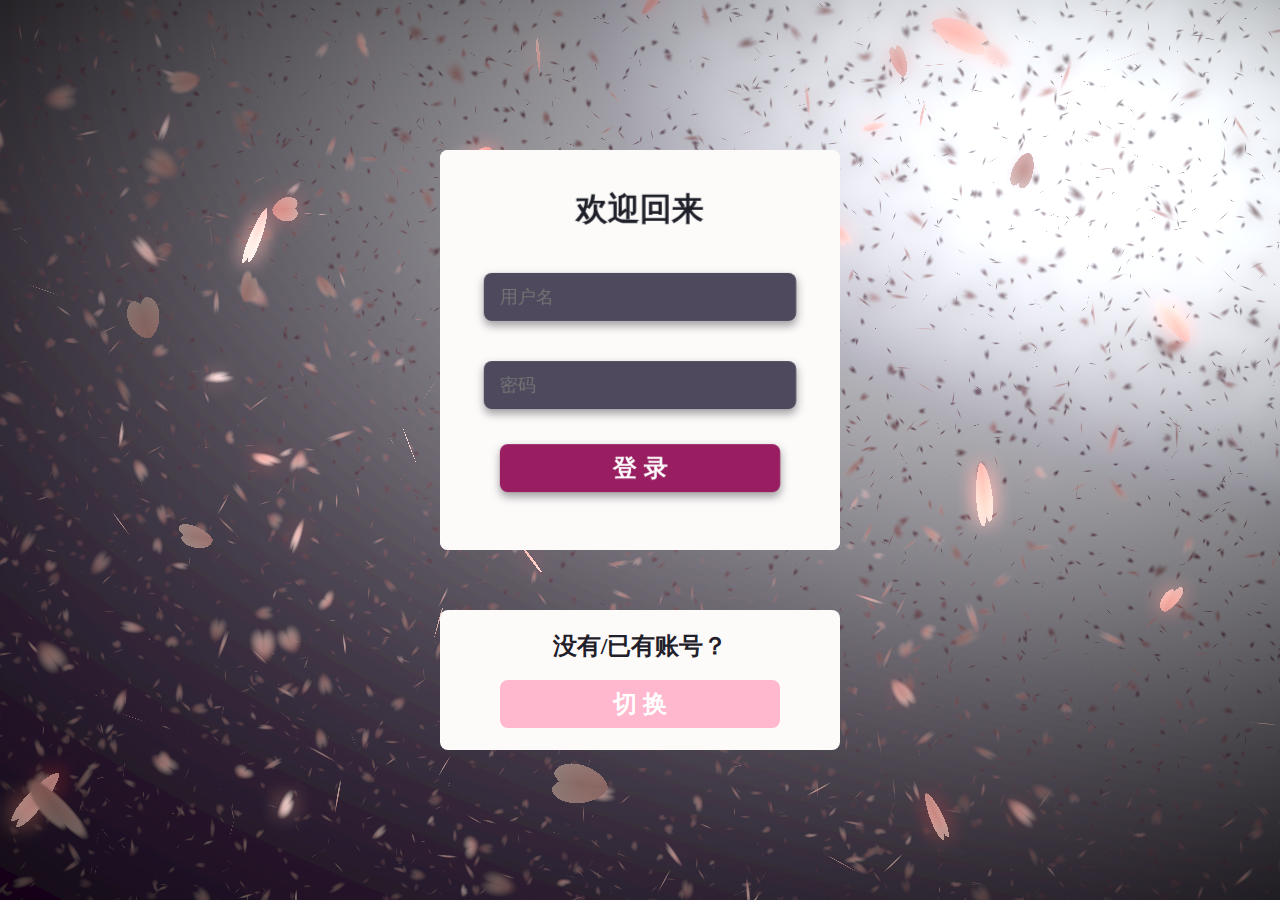
<file: login.html>
<!DOCTYPE html>
<html lang="en">
<head>
  <meta charset="UTF-8">
  <meta http-equiv="X-UA-Compatible" content="IE=edge">
  <meta name="viewport" content="width=device-width, initial-scale=1.0">
  <title>樱花3D翻转</title>
  <link rel="stylesheet" href="./css/login.css">
</head>
<body>

<div class="fixed">
  <div class="form-demo">
    <!-- 旋转开关 -->
    <div class="switch"><h2>没有/已有账号？</h2></div>
    <input type="checkbox" style="display: none;" id="change">
      <label for="change">切 换</label>
  
    <div class="turn">
      <div class="over">
        <form action="" class="login">
          <h1>欢迎回来</h1>
          <input type="text" placeholder="用户名">
          <input type="password" placeholder="密码">
          <input type="submit" class="btn" value="登 录">
        </form>
        <form action="" class="sign">
          <h1>加入我们</h1>
          <input type="text" placeholder="用户名">
          <input type="password" placeholder="密码">
          <input type="password" placeholder="确认密码">
          <input type="submit" class="btn" value="注 册">
        </form>
      </div>
    </div>
  </div>
</div>



  <canvas id="sakura"></canvas>

  <!-- sakura shader -->
  <script id="sakura_point_vsh" type="x-shader/x_vertex">
  uniform mat4 uProjection;
  uniform mat4 uModelview;
  uniform vec3 uResolution;
  uniform vec3 uOffset;
  uniform vec3 uDOF;  //x:focus distance, y:focus radius, z:max radius
  uniform vec3 uFade; //x:start distance, y:half distance, z:near fade start
  
  attribute vec3 aPosition;
  attribute vec3 aEuler;
  attribute vec2 aMisc; //x:size, y:fade
  
  varying vec3 pposition;
  varying float psize;
  varying float palpha;
  varying float pdist;
  
  //varying mat3 rotMat;
  varying vec3 normX;
  varying vec3 normY;
  varying vec3 normZ;
  varying vec3 normal;
  
  varying float diffuse;
  varying float specular;
  varying float rstop;
  varying float distancefade;
  
  void main(void) {
      // Projection is based on vertical angle
      vec4 pos = uModelview * vec4(aPosition + uOffset, 1.0);
      gl_Position = uProjection * pos;
      gl_PointSize = aMisc.x * uProjection[1][1] / -pos.z * uResolution.y * 0.5;
      
      pposition = pos.xyz;
      psize = aMisc.x;
      pdist = length(pos.xyz);
      palpha = smoothstep(0.0, 1.0, (pdist - 0.1) / uFade.z);
      
      vec3 elrsn = sin(aEuler);
      vec3 elrcs = cos(aEuler);
      mat3 rotx = mat3(
          1.0, 0.0, 0.0,
          0.0, elrcs.x, elrsn.x,
          0.0, -elrsn.x, elrcs.x
      );
      mat3 roty = mat3(
          elrcs.y, 0.0, -elrsn.y,
          0.0, 1.0, 0.0,
          elrsn.y, 0.0, elrcs.y
      );
      mat3 rotz = mat3(
          elrcs.z, elrsn.z, 0.0, 
          -elrsn.z, elrcs.z, 0.0,
          0.0, 0.0, 1.0
      );
      mat3 rotmat = rotx * roty * rotz;
      normal = rotmat[2];
      
      mat3 trrotm = mat3(
          rotmat[0][0], rotmat[1][0], rotmat[2][0],
          rotmat[0][1], rotmat[1][1], rotmat[2][1],
          rotmat[0][2], rotmat[1][2], rotmat[2][2]
      );
      normX = trrotm[0];
      normY = trrotm[1];
      normZ = trrotm[2];
      
      const vec3 lit = vec3(0.6917144638660746, 0.6917144638660746, -0.20751433915982237);
      
      float tmpdfs = dot(lit, normal);
      if(tmpdfs < 0.0) {
          normal = -normal;
          tmpdfs = dot(lit, normal);
      }
      diffuse = 0.4 + tmpdfs;
      
      vec3 eyev = normalize(-pos.xyz);
      if(dot(eyev, normal) > 0.0) {
          vec3 hv = normalize(eyev + lit);
          specular = pow(max(dot(hv, normal), 0.0), 20.0);
      }
      else {
          specular = 0.0;
      }
      
      rstop = clamp((abs(pdist - uDOF.x) - uDOF.y) / uDOF.z, 0.0, 1.0);
      rstop = pow(rstop, 0.5);
      //-0.69315 = ln(0.5)
      distancefade = min(1.0, exp((uFade.x - pdist) * 0.69315 / uFade.y));
  }
  </script>
  <script id="sakura_point_fsh" type="x-shader/x_fragment">
  #ifdef GL_ES
  //precision mediump float;
  precision highp float;
  #endif
  
  uniform vec3 uDOF;  //x:focus distance, y:focus radius, z:max radius
  uniform vec3 uFade; //x:start distance, y:half distance, z:near fade start
  
  const vec3 fadeCol = vec3(0.08, 0.03, 0.06);
  
  varying vec3 pposition;
  varying float psize;
  varying float palpha;
  varying float pdist;
  
  //varying mat3 rotMat;
  varying vec3 normX;
  varying vec3 normY;
  varying vec3 normZ;
  varying vec3 normal;
  
  varying float diffuse;
  varying float specular;
  varying float rstop;
  varying float distancefade;
  
  float ellipse(vec2 p, vec2 o, vec2 r) {
      vec2 lp = (p - o) / r;
      return length(lp) - 1.0;
  }
  
  void main(void) {
      vec3 p = vec3(gl_PointCoord - vec2(0.5, 0.5), 0.0) * 2.0;
      vec3 d = vec3(0.0, 0.0, -1.0);
      float nd = normZ.z; //dot(-normZ, d);
      if(abs(nd) < 0.0001) discard;
      
      float np = dot(normZ, p);
      vec3 tp = p + d * np / nd;
      vec2 coord = vec2(dot(normX, tp), dot(normY, tp));
      
      //angle = 15 degree
      const float flwrsn = 0.258819045102521;
      const float flwrcs = 0.965925826289068;
      mat2 flwrm = mat2(flwrcs, -flwrsn, flwrsn, flwrcs);
      vec2 flwrp = vec2(abs(coord.x), coord.y) * flwrm;
      
      float r;
      if(flwrp.x < 0.0) {
          r = ellipse(flwrp, vec2(0.065, 0.024) * 0.5, vec2(0.36, 0.96) * 0.5);
      }
      else {
          r = ellipse(flwrp, vec2(0.065, 0.024) * 0.5, vec2(0.58, 0.96) * 0.5);
      }
      
      if(r > rstop) discard;
      
      vec3 col = mix(vec3(1.0, 0.8, 0.75), vec3(1.0, 0.9, 0.87), r);
      float grady = mix(0.0, 1.0, pow(coord.y * 0.5 + 0.5, 0.35));
      col *= vec3(1.0, grady, grady);
      col *= mix(0.8, 1.0, pow(abs(coord.x), 0.3));
      col = col * diffuse + specular;
      
      col = mix(fadeCol, col, distancefade);
      
      float alpha = (rstop > 0.001)? (0.5 - r / (rstop * 2.0)) : 1.0;
      alpha = smoothstep(0.0, 1.0, alpha) * palpha;
      
      gl_FragColor = vec4(col * 0.5, alpha);
  }
  </script>
  <!-- effects -->
  <script id="fx_common_vsh" type="x-shader/x_vertex">
  uniform vec3 uResolution;
  attribute vec2 aPosition;
  
  varying vec2 texCoord;
  varying vec2 screenCoord;
  
  void main(void) {
      gl_Position = vec4(aPosition, 0.0, 1.0);
      texCoord = aPosition.xy * 0.5 + vec2(0.5, 0.5);
      screenCoord = aPosition.xy * vec2(uResolution.z, 1.0);
  }
  </script>
  <script id="bg_fsh" type="x-shader/x_fragment">
  #ifdef GL_ES
  //precision mediump float;
  precision highp float;
  #endif
  
  uniform vec2 uTimes;
  
  varying vec2 texCoord;
  varying vec2 screenCoord;
  
  void main(void) {
      vec3 col;
      float c;
      vec2 tmpv = texCoord * vec2(0.8, 1.0) - vec2(0.95, 1.0);
      c = exp(-pow(length(tmpv) * 1.8, 2.0));
      col = mix(vec3(0.02, 0.0, 0.03), vec3(0.96, 0.98, 1.0) * 1.5, c);
      gl_FragColor = vec4(col * 0.5, 1.0);
  }
  </script>
  <script id="fx_brightbuf_fsh" type="x-shader/x_fragment">
  #ifdef GL_ES
  //precision mediump float;
  precision highp float;
  #endif
  uniform sampler2D uSrc;
  uniform vec2 uDelta;
  
  varying vec2 texCoord;
  varying vec2 screenCoord;
  
  void main(void) {
      vec4 col = texture2D(uSrc, texCoord);
      gl_FragColor = vec4(col.rgb * 2.0 - vec3(0.5), 1.0);
  }
  </script>
  <script id="fx_dirblur_r4_fsh" type="x-shader/x_fragment">
  #ifdef GL_ES
  //precision mediump float;
  precision highp float;
  #endif
  uniform sampler2D uSrc;
  uniform vec2 uDelta;
  uniform vec4 uBlurDir; //dir(x, y), stride(z, w)
  
  varying vec2 texCoord;
  varying vec2 screenCoord;
  
  void main(void) {
      vec4 col = texture2D(uSrc, texCoord);
      col = col + texture2D(uSrc, texCoord + uBlurDir.xy * uDelta);
      col = col + texture2D(uSrc, texCoord - uBlurDir.xy * uDelta);
      col = col + texture2D(uSrc, texCoord + (uBlurDir.xy + uBlurDir.zw) * uDelta);
      col = col + texture2D(uSrc, texCoord - (uBlurDir.xy + uBlurDir.zw) * uDelta);
      gl_FragColor = col / 5.0;
  }
  </script>
  <!-- effect fragment shader template -->
  <script id="fx_common_fsh" type="x-shader/x_fragment">
  #ifdef GL_ES
  //precision mediump float;
  precision highp float;
  #endif
  uniform sampler2D uSrc;
  uniform vec2 uDelta;
  
  varying vec2 texCoord;
  varying vec2 screenCoord;
  
  void main(void) {
      gl_FragColor = texture2D(uSrc, texCoord);
  }
  </script>
  <!-- post processing -->
  <script id="pp_final_vsh" type="x-shader/x_vertex">
  uniform vec3 uResolution;
  attribute vec2 aPosition;
  varying vec2 texCoord;
  varying vec2 screenCoord;
  void main(void) {
      gl_Position = vec4(aPosition, 0.0, 1.0);
      texCoord = aPosition.xy * 0.5 + vec2(0.5, 0.5);
      screenCoord = aPosition.xy * vec2(uResolution.z, 1.0);
  }
  </script>
  <script id="pp_final_fsh" type="x-shader/x_fragment">
  #ifdef GL_ES
  //precision mediump float;
  precision highp float;
  #endif
  uniform sampler2D uSrc;
  uniform sampler2D uBloom;
  uniform vec2 uDelta;
  varying vec2 texCoord;
  varying vec2 screenCoord;
  void main(void) {
      vec4 srccol = texture2D(uSrc, texCoord) * 2.0;
      vec4 bloomcol = texture2D(uBloom, texCoord);
      vec4 col;
      col = srccol + bloomcol * (vec4(1.0) + srccol);
      col *= smoothstep(1.0, 0.0, pow(length((texCoord - vec2(0.5)) * 2.0), 1.2) * 0.5);
      col = pow(col, vec4(0.45454545454545)); //(1.0 / 2.2)
      
      gl_FragColor = vec4(col.rgb, 1.0);
      gl_FragColor.a = 1.0;
  }
  </script>
  <!-- partial -->
  <script  src="./js/sakura.js"></script>

</body>
</html>
</file>
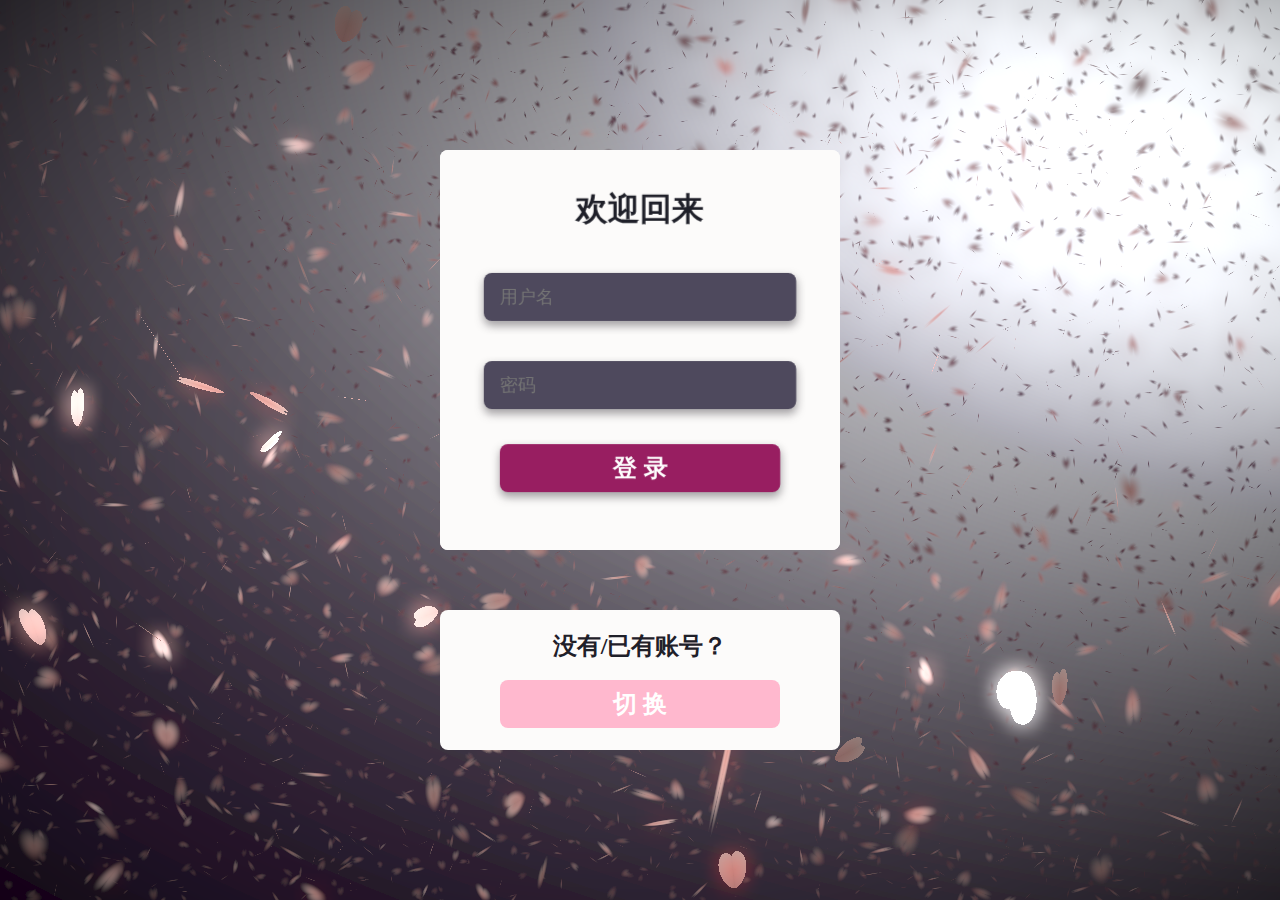
<file: login/login.html>
<!DOCTYPE html>
<html lang="en">
<head>
  <meta charset="UTF-8">
  <meta http-equiv="X-UA-Compatible" content="IE=edge">
  <meta name="viewport" content="width=device-width, initial-scale=1.0">
  <title>樱花3D翻转</title>
  <link rel="stylesheet" href="./css/login.css">
</head>
<body>

<div class="fixed">
  <div class="form-demo">
    <!-- 旋转开关 -->
    <div class="switch"><h2>没有/已有账号？</h2></div>
    <input type="checkbox" style="display: none;" id="change">
      <label for="change">切 换</label>
  
    <div class="turn">
      <div class="over">
        <form action="" class="login">
          <h1>欢迎回来</h1>
          <input type="text" placeholder="用户名">
          <input type="password" placeholder="密码">
          <input type="submit" class="btn" value="登 录">
        </form>
        <form action="" class="sign">
          <h1>加入我们</h1>
          <input type="text" placeholder="用户名">
          <input type="password" placeholder="密码">
          <input type="password" placeholder="确认密码">
          <input type="submit" class="btn" value="注 册">
        </form>
      </div>
    </div>
  </div>
</div>

<!-- 以上部分是我之前收集的樱花<canvas>，本身我对 canvas也不是很会，可能因为我不是车务段的工作人员8。我会将其放在评论区，可以自行选用。另外如果有大佬可以让樱花可以在登录框前面飘动就好了。在这个视频的内容里所有出现的Js都是为了这个背景，实现3D翻转完全是CSS哈 -->

  <!-- partial:index.partial.html -->
  <canvas id="sakura"></canvas>

  <!-- sakura shader -->
  <script id="sakura_point_vsh" type="x-shader/x_vertex">
  uniform mat4 uProjection;
  uniform mat4 uModelview;
  uniform vec3 uResolution;
  uniform vec3 uOffset;
  uniform vec3 uDOF;  //x:focus distance, y:focus radius, z:max radius
  uniform vec3 uFade; //x:start distance, y:half distance, z:near fade start
  
  attribute vec3 aPosition;
  attribute vec3 aEuler;
  attribute vec2 aMisc; //x:size, y:fade
  
  varying vec3 pposition;
  varying float psize;
  varying float palpha;
  varying float pdist;
  
  //varying mat3 rotMat;
  varying vec3 normX;
  varying vec3 normY;
  varying vec3 normZ;
  varying vec3 normal;
  
  varying float diffuse;
  varying float specular;
  varying float rstop;
  varying float distancefade;
  
  void main(void) {
      // Projection is based on vertical angle
      vec4 pos = uModelview * vec4(aPosition + uOffset, 1.0);
      gl_Position = uProjection * pos;
      gl_PointSize = aMisc.x * uProjection[1][1] / -pos.z * uResolution.y * 0.5;
      
      pposition = pos.xyz;
      psize = aMisc.x;
      pdist = length(pos.xyz);
      palpha = smoothstep(0.0, 1.0, (pdist - 0.1) / uFade.z);
      
      vec3 elrsn = sin(aEuler);
      vec3 elrcs = cos(aEuler);
      mat3 rotx = mat3(
          1.0, 0.0, 0.0,
          0.0, elrcs.x, elrsn.x,
          0.0, -elrsn.x, elrcs.x
      );
      mat3 roty = mat3(
          elrcs.y, 0.0, -elrsn.y,
          0.0, 1.0, 0.0,
          elrsn.y, 0.0, elrcs.y
      );
      mat3 rotz = mat3(
          elrcs.z, elrsn.z, 0.0, 
          -elrsn.z, elrcs.z, 0.0,
          0.0, 0.0, 1.0
      );
      mat3 rotmat = rotx * roty * rotz;
      normal = rotmat[2];
      
      mat3 trrotm = mat3(
          rotmat[0][0], rotmat[1][0], rotmat[2][0],
          rotmat[0][1], rotmat[1][1], rotmat[2][1],
          rotmat[0][2], rotmat[1][2], rotmat[2][2]
      );
      normX = trrotm[0];
      normY = trrotm[1];
      normZ = trrotm[2];
      
      const vec3 lit = vec3(0.6917144638660746, 0.6917144638660746, -0.20751433915982237);
      
      float tmpdfs = dot(lit, normal);
      if(tmpdfs < 0.0) {
          normal = -normal;
          tmpdfs = dot(lit, normal);
      }
      diffuse = 0.4 + tmpdfs;
      
      vec3 eyev = normalize(-pos.xyz);
      if(dot(eyev, normal) > 0.0) {
          vec3 hv = normalize(eyev + lit);
          specular = pow(max(dot(hv, normal), 0.0), 20.0);
      }
      else {
          specular = 0.0;
      }
      
      rstop = clamp((abs(pdist - uDOF.x) - uDOF.y) / uDOF.z, 0.0, 1.0);
      rstop = pow(rstop, 0.5);
      //-0.69315 = ln(0.5)
      distancefade = min(1.0, exp((uFade.x - pdist) * 0.69315 / uFade.y));
  }
  </script>
  <script id="sakura_point_fsh" type="x-shader/x_fragment">
  #ifdef GL_ES
  //precision mediump float;
  precision highp float;
  #endif
  
  uniform vec3 uDOF;  //x:focus distance, y:focus radius, z:max radius
  uniform vec3 uFade; //x:start distance, y:half distance, z:near fade start
  
  const vec3 fadeCol = vec3(0.08, 0.03, 0.06);
  
  varying vec3 pposition;
  varying float psize;
  varying float palpha;
  varying float pdist;
  
  //varying mat3 rotMat;
  varying vec3 normX;
  varying vec3 normY;
  varying vec3 normZ;
  varying vec3 normal;
  
  varying float diffuse;
  varying float specular;
  varying float rstop;
  varying float distancefade;
  
  float ellipse(vec2 p, vec2 o, vec2 r) {
      vec2 lp = (p - o) / r;
      return length(lp) - 1.0;
  }
  
  void main(void) {
      vec3 p = vec3(gl_PointCoord - vec2(0.5, 0.5), 0.0) * 2.0;
      vec3 d = vec3(0.0, 0.0, -1.0);
      float nd = normZ.z; //dot(-normZ, d);
      if(abs(nd) < 0.0001) discard;
      
      float np = dot(normZ, p);
      vec3 tp = p + d * np / nd;
      vec2 coord = vec2(dot(normX, tp), dot(normY, tp));
      
      //angle = 15 degree
      const float flwrsn = 0.258819045102521;
      const float flwrcs = 0.965925826289068;
      mat2 flwrm = mat2(flwrcs, -flwrsn, flwrsn, flwrcs);
      vec2 flwrp = vec2(abs(coord.x), coord.y) * flwrm;
      
      float r;
      if(flwrp.x < 0.0) {
          r = ellipse(flwrp, vec2(0.065, 0.024) * 0.5, vec2(0.36, 0.96) * 0.5);
      }
      else {
          r = ellipse(flwrp, vec2(0.065, 0.024) * 0.5, vec2(0.58, 0.96) * 0.5);
      }
      
      if(r > rstop) discard;
      
      vec3 col = mix(vec3(1.0, 0.8, 0.75), vec3(1.0, 0.9, 0.87), r);
      float grady = mix(0.0, 1.0, pow(coord.y * 0.5 + 0.5, 0.35));
      col *= vec3(1.0, grady, grady);
      col *= mix(0.8, 1.0, pow(abs(coord.x), 0.3));
      col = col * diffuse + specular;
      
      col = mix(fadeCol, col, distancefade);
      
      float alpha = (rstop > 0.001)? (0.5 - r / (rstop * 2.0)) : 1.0;
      alpha = smoothstep(0.0, 1.0, alpha) * palpha;
      
      gl_FragColor = vec4(col * 0.5, alpha);
  }
  </script>
  <!-- effects -->
  <script id="fx_common_vsh" type="x-shader/x_vertex">
  uniform vec3 uResolution;
  attribute vec2 aPosition;
  
  varying vec2 texCoord;
  varying vec2 screenCoord;
  
  void main(void) {
      gl_Position = vec4(aPosition, 0.0, 1.0);
      texCoord = aPosition.xy * 0.5 + vec2(0.5, 0.5);
      screenCoord = aPosition.xy * vec2(uResolution.z, 1.0);
  }
  </script>
  <script id="bg_fsh" type="x-shader/x_fragment">
  #ifdef GL_ES
  //precision mediump float;
  precision highp float;
  #endif
  
  uniform vec2 uTimes;
  
  varying vec2 texCoord;
  varying vec2 screenCoord;
  
  void main(void) {
      vec3 col;
      float c;
      vec2 tmpv = texCoord * vec2(0.8, 1.0) - vec2(0.95, 1.0);
      c = exp(-pow(length(tmpv) * 1.8, 2.0));
      col = mix(vec3(0.02, 0.0, 0.03), vec3(0.96, 0.98, 1.0) * 1.5, c);
      gl_FragColor = vec4(col * 0.5, 1.0);
  }
  </script>
  <script id="fx_brightbuf_fsh" type="x-shader/x_fragment">
  #ifdef GL_ES
  //precision mediump float;
  precision highp float;
  #endif
  uniform sampler2D uSrc;
  uniform vec2 uDelta;
  
  varying vec2 texCoord;
  varying vec2 screenCoord;
  
  void main(void) {
      vec4 col = texture2D(uSrc, texCoord);
      gl_FragColor = vec4(col.rgb * 2.0 - vec3(0.5), 1.0);
  }
  </script>
  <script id="fx_dirblur_r4_fsh" type="x-shader/x_fragment">
  #ifdef GL_ES
  //precision mediump float;
  precision highp float;
  #endif
  uniform sampler2D uSrc;
  uniform vec2 uDelta;
  uniform vec4 uBlurDir; //dir(x, y), stride(z, w)
  
  varying vec2 texCoord;
  varying vec2 screenCoord;
  
  void main(void) {
      vec4 col = texture2D(uSrc, texCoord);
      col = col + texture2D(uSrc, texCoord + uBlurDir.xy * uDelta);
      col = col + texture2D(uSrc, texCoord - uBlurDir.xy * uDelta);
      col = col + texture2D(uSrc, texCoord + (uBlurDir.xy + uBlurDir.zw) * uDelta);
      col = col + texture2D(uSrc, texCoord - (uBlurDir.xy + uBlurDir.zw) * uDelta);
      gl_FragColor = col / 5.0;
  }
  </script>
  <!-- effect fragment shader template -->
  <script id="fx_common_fsh" type="x-shader/x_fragment">
  #ifdef GL_ES
  //precision mediump float;
  precision highp float;
  #endif
  uniform sampler2D uSrc;
  uniform vec2 uDelta;
  
  varying vec2 texCoord;
  varying vec2 screenCoord;
  
  void main(void) {
      gl_FragColor = texture2D(uSrc, texCoord);
  }
  </script>
  <!-- post processing -->
  <script id="pp_final_vsh" type="x-shader/x_vertex">
  uniform vec3 uResolution;
  attribute vec2 aPosition;
  varying vec2 texCoord;
  varying vec2 screenCoord;
  void main(void) {
      gl_Position = vec4(aPosition, 0.0, 1.0);
      texCoord = aPosition.xy * 0.5 + vec2(0.5, 0.5);
      screenCoord = aPosition.xy * vec2(uResolution.z, 1.0);
  }
  </script>
  <script id="pp_final_fsh" type="x-shader/x_fragment">
  #ifdef GL_ES
  //precision mediump float;
  precision highp float;
  #endif
  uniform sampler2D uSrc;
  uniform sampler2D uBloom;
  uniform vec2 uDelta;
  varying vec2 texCoord;
  varying vec2 screenCoord;
  void main(void) {
      vec4 srccol = texture2D(uSrc, texCoord) * 2.0;
      vec4 bloomcol = texture2D(uBloom, texCoord);
      vec4 col;
      col = srccol + bloomcol * (vec4(1.0) + srccol);
      col *= smoothstep(1.0, 0.0, pow(length((texCoord - vec2(0.5)) * 2.0), 1.2) * 0.5);
      col = pow(col, vec4(0.45454545454545)); //(1.0 / 2.2)
      
      gl_FragColor = vec4(col.rgb, 1.0);
      gl_FragColor.a = 1.0;
  }
  </script>
  <!-- partial -->
  <script  src="./js/sakura.js"></script>

</body>
</html>
</file>
<file: css/login.css>
body{
  background-color: #abdde8;

  overflow: hidden;
  margin: 0;
  height: 100vh;
  display: flex;
  justify-content: center;
  align-items: center;
}

.fixed{
  position: fixed;
  top: 50%;
  left: 50%;
  transform: translate(-50%, -50%);
}

.form-demo{
  position: relative;
  
  width: 400px;
  height: 600px;
}

/* 切换按钮所在的白色区域 */
.switch{
  background-color: #FCFBFA;
  width: 100%;
  height: 140px;
  position: absolute;
  left: 0;
  bottom: 0;
  border-radius: 8px;
  text-align: center;
}

/* 切换按钮 */
#change:checked+label,
/* +用来选择同级后面最近的元素  */
#change:not(:checked)+label{
  background-color: #FFB8CE;
  color: white;
  width: 280px;
  padding: 8px 0;
  /* 用padding方便文字垂直居中 */
  font-size: 24px;
  font-weight: 600;
  position: absolute;
  bottom: 22px;
  left: 50%;
  transform: translate(-50%);
  border-radius: 8px;
  cursor: pointer;
  text-align: center;
}

/* 旋转体 */
.turn{
  width: 100%;
  height: 400px;
  position: absolute;
  top: 0;
  perspective: 800px;
  /* 旋转的时候的透视效果 */
}
.over{
  width: 100%;
  height: 100%;
  transform-style: preserve-3d;
  transition: all 1.6s ease;
  /* 旋转持续时间 */
  /* ease是慢快慢 */
}
#change:checked
.turn .over{
  transform: rotateY(180deg);
}
form{
  position: absolute;
  background-color: #FCFBFA;
  height: 100%;
  border-radius: 8px;
  transform-style: preserve-3d;
  text-align: center;
}
.sign{
  transform: rotateY(180deg);
}

h1, h2{
  color: #1f2029;
  user-select: none;
}
h1{
  margin-top: 38px;
  transform-style: preserve-3d;
  transform: translate3d(0, 0, 1px);
}

input{
  background-color: #4E495D;
  width: 70%;
  height: 48px;
  border-radius: 8px;
  margin-bottom: 20px;
  padding: 0 16px;
  font-size: 18px;
  color: #c4c3ca;
  font-weight: 500;
  outline: none;
  border: none;
  box-shadow: 0 4px 8px 0 rgba(78, 73, 79, .5);
  transform-style: preserve-3d;
  transform: translate3d(0, 0, 1px);
}
.login input:nth-child(-n+3){
  /* 选择class为login的子元素中的前三个input */
  margin: 20px 0;
}

.btn{
  background-color: #981E61;
  border: none;
  width: 280px;
  font-size: 24px;
  font-weight: 600;
  padding: 6px 0;
  color: white;
  border-radius: 8px;
  margin-top: 15px;
  cursor: pointer;
}
</file>
<file: login/css/login.css>
body{
  background-color: #abdde8;

  overflow: hidden;
  margin: 0;
  height: 100vh;
  display: flex;
  justify-content: center;
  align-items: center;
}

.fixed{
  position: fixed;
  top: 50%;
  left: 50%;
  transform: translate(-50%, -50%);
}

.form-demo{
  position: relative;
  
  width: 400px;
  height: 600px;
}

/* 切换按钮所在的白色区域 */
.switch{
  background-color: #FCFBFA;
  width: 100%;
  height: 140px;
  position: absolute;
  left: 0;
  bottom: 0;
  border-radius: 8px;
  text-align: center;
}

/* 切换按钮 */
#change:checked+label,
/* +用来选择同级后面最近的元素  */
#change:not(:checked)+label{
  background-color: #FFB8CE;
  color: white;
  width: 280px;
  padding: 8px 0;
  /* 用padding方便文字垂直居中 */
  font-size: 24px;
  font-weight: 600;
  position: absolute;
  bottom: 22px;
  left: 50%;
  transform: translate(-50%);
  border-radius: 8px;
  cursor: pointer;
  text-align: center;
}

/* 旋转体 */
.turn{
  width: 100%;
  height: 400px;
  position: absolute;
  top: 0;
  perspective: 800px;
  /* 旋转的时候的透视效果 */
}
.over{
  width: 100%;
  height: 100%;
  transform-style: preserve-3d;
  transition: all 1.6s ease;
  /* 旋转持续时间 */
  /* ease是慢快慢 */
}
#change:checked
.turn .over{
  transform: rotateY(180deg);
}
form{
  position: absolute;
  background-color: #FCFBFA;
  height: 100%;
  border-radius: 8px;
  transform-style: preserve-3d;
  text-align: center;
}
.sign{
  transform: rotateY(180deg);
}

h1, h2{
  color: #1f2029;
  user-select: none;
}
h1{
  margin-top: 38px;
  transform-style: preserve-3d;
  transform: translate3d(0, 0, 1px);
}

input{
  background-color: #4E495D;
  width: 70%;
  height: 48px;
  border-radius: 8px;
  margin-bottom: 20px;
  padding: 0 16px;
  font-size: 18px;
  color: #c4c3ca;
  font-weight: 500;
  outline: none;
  border: none;
  box-shadow: 0 4px 8px 0 rgba(78, 73, 79, .5);
  transform-style: preserve-3d;
  transform: translate3d(0, 0, 1px);
}
.login input:nth-child(-n+3){
  /* 选择class为login的子元素中的前三个input */
  margin: 20px 0;
}

.btn{
  background-color: #981E61;
  border: none;
  width: 280px;
  font-size: 24px;
  font-weight: 600;
  padding: 6px 0;
  color: white;
  border-radius: 8px;
  margin-top: 15px;
  cursor: pointer;
}
</file>
